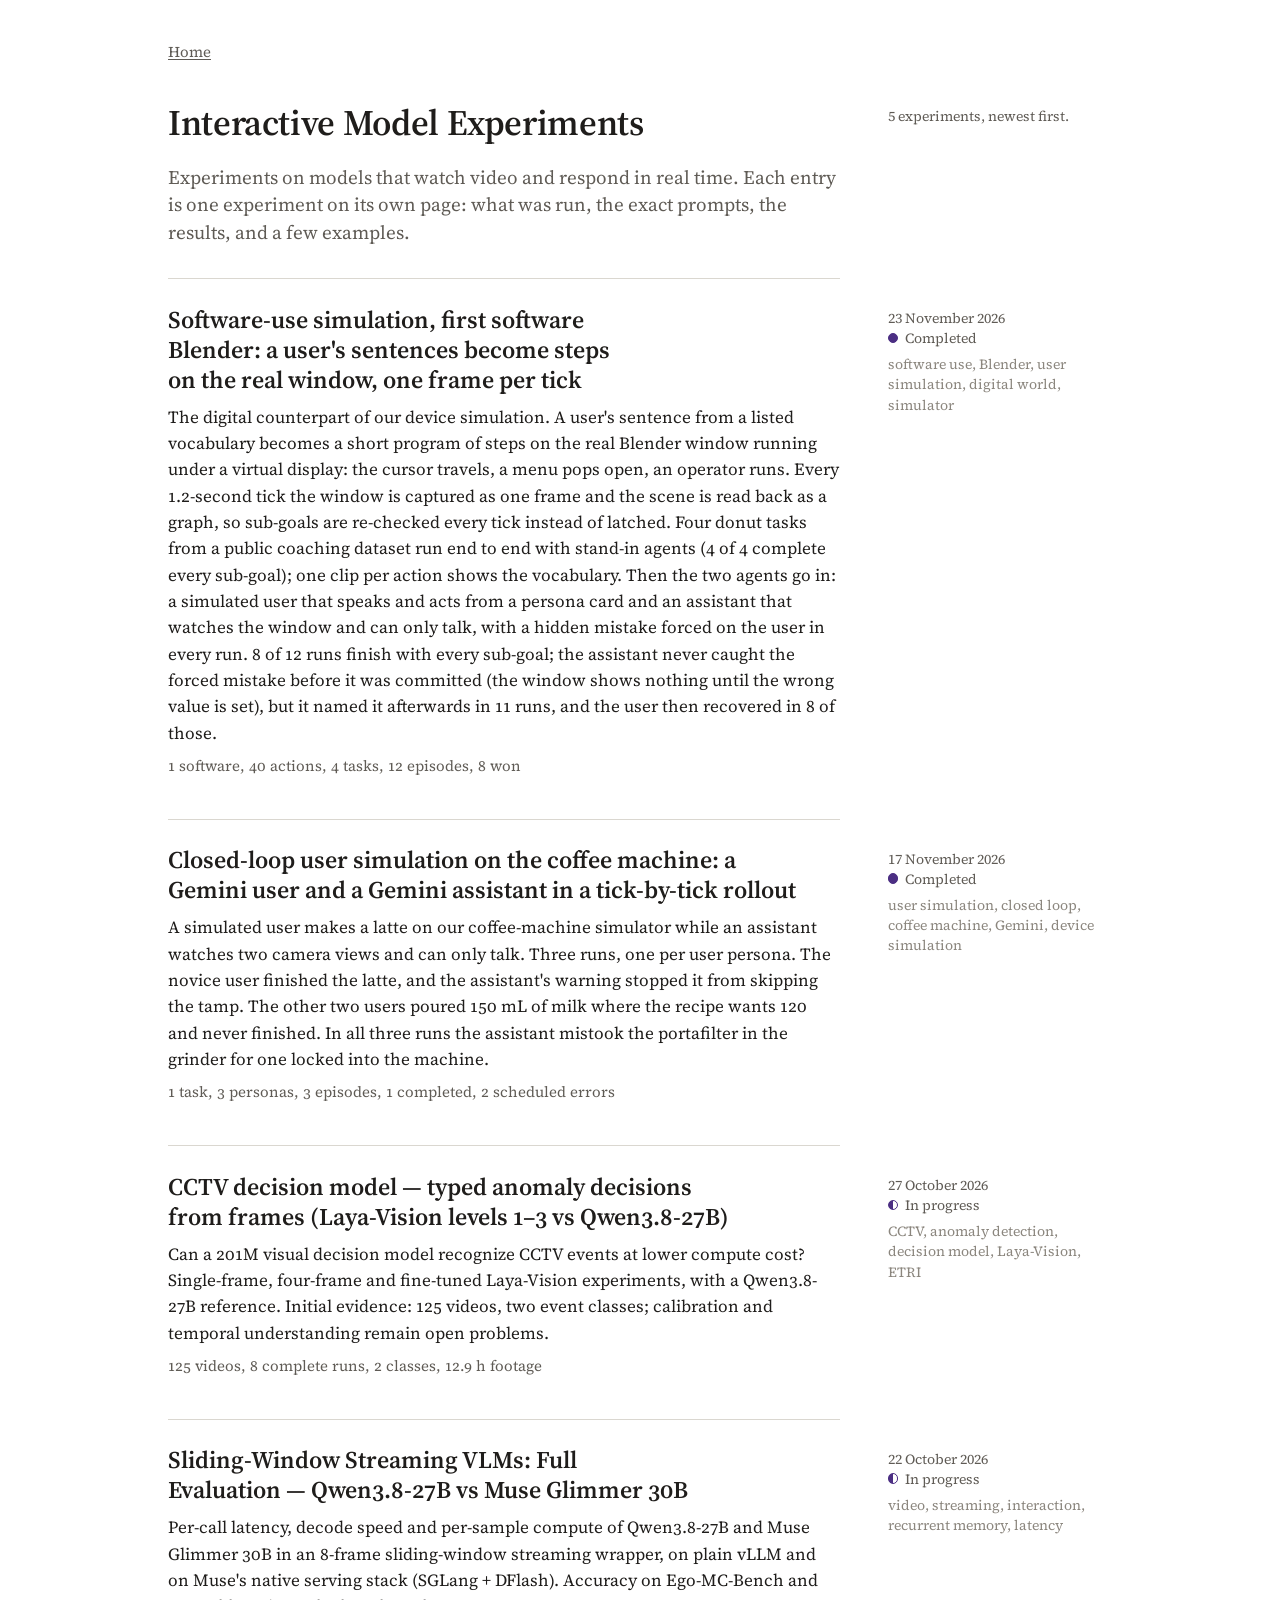
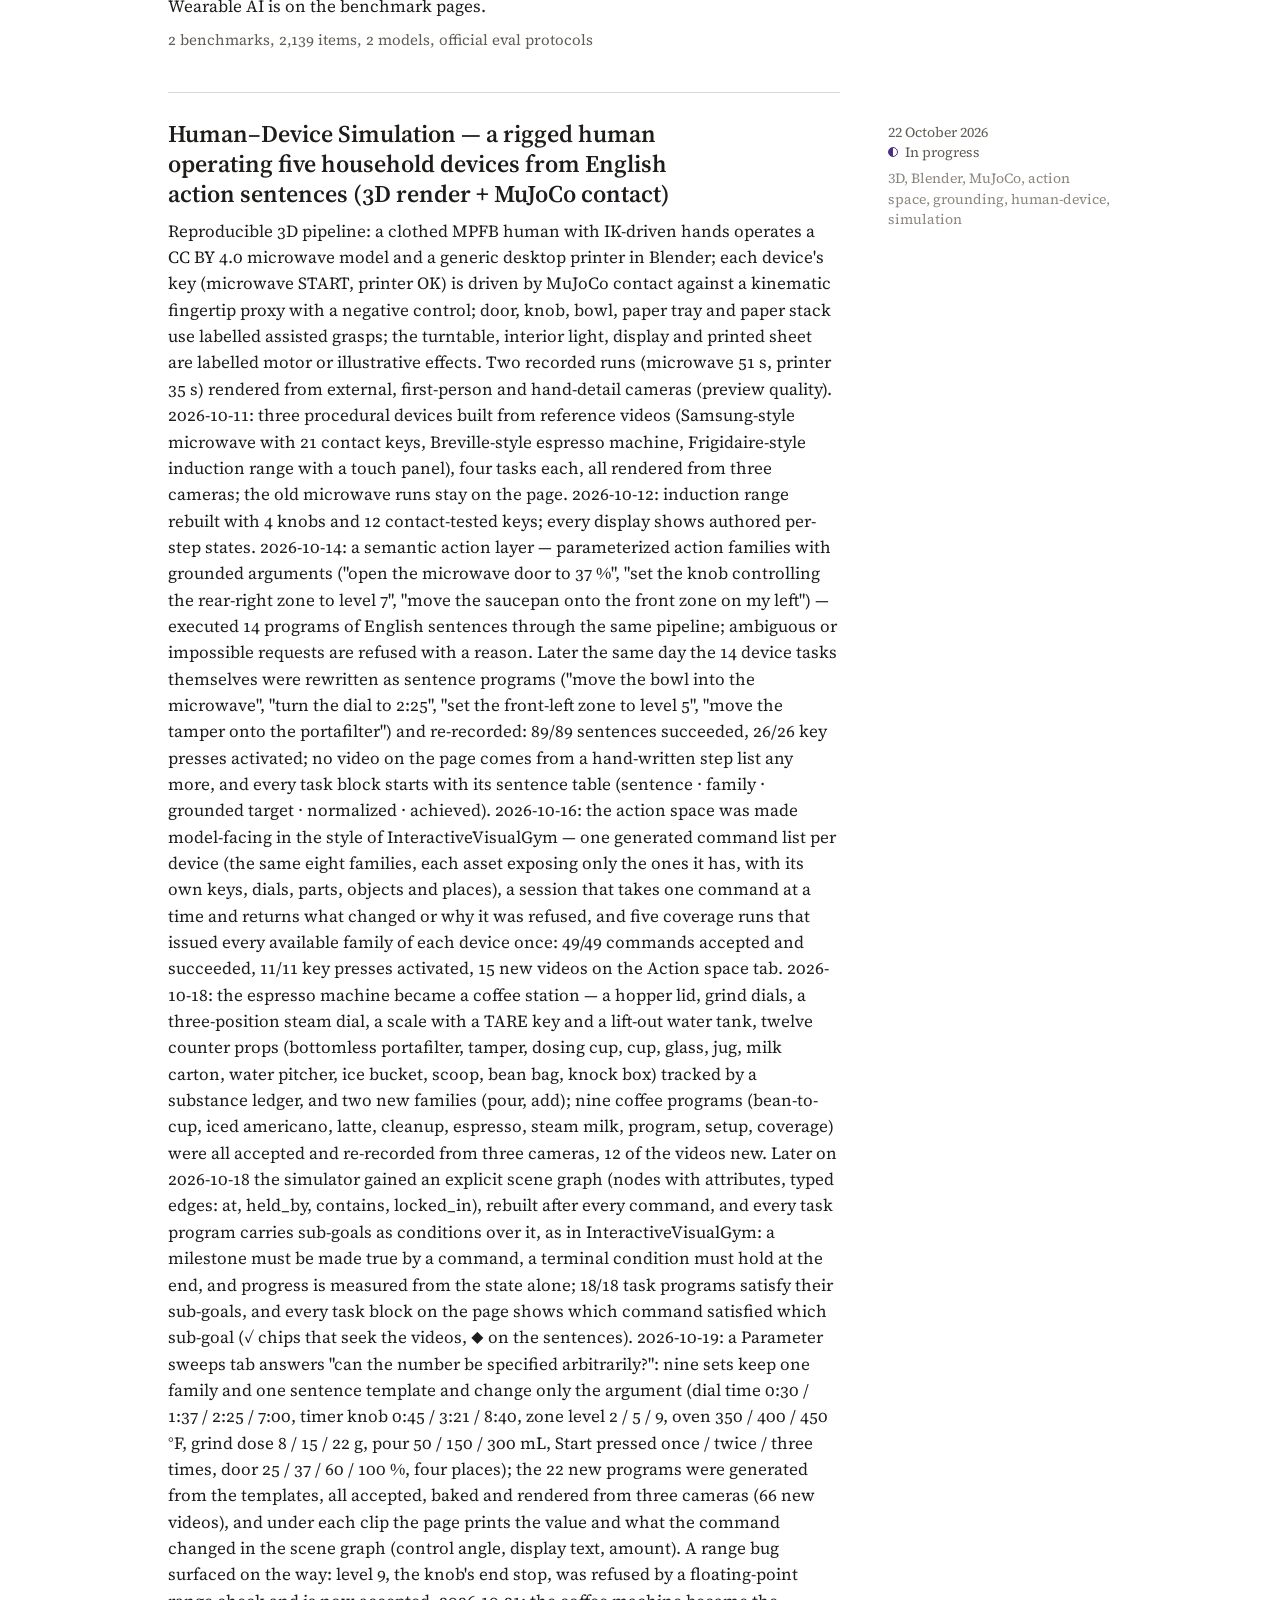
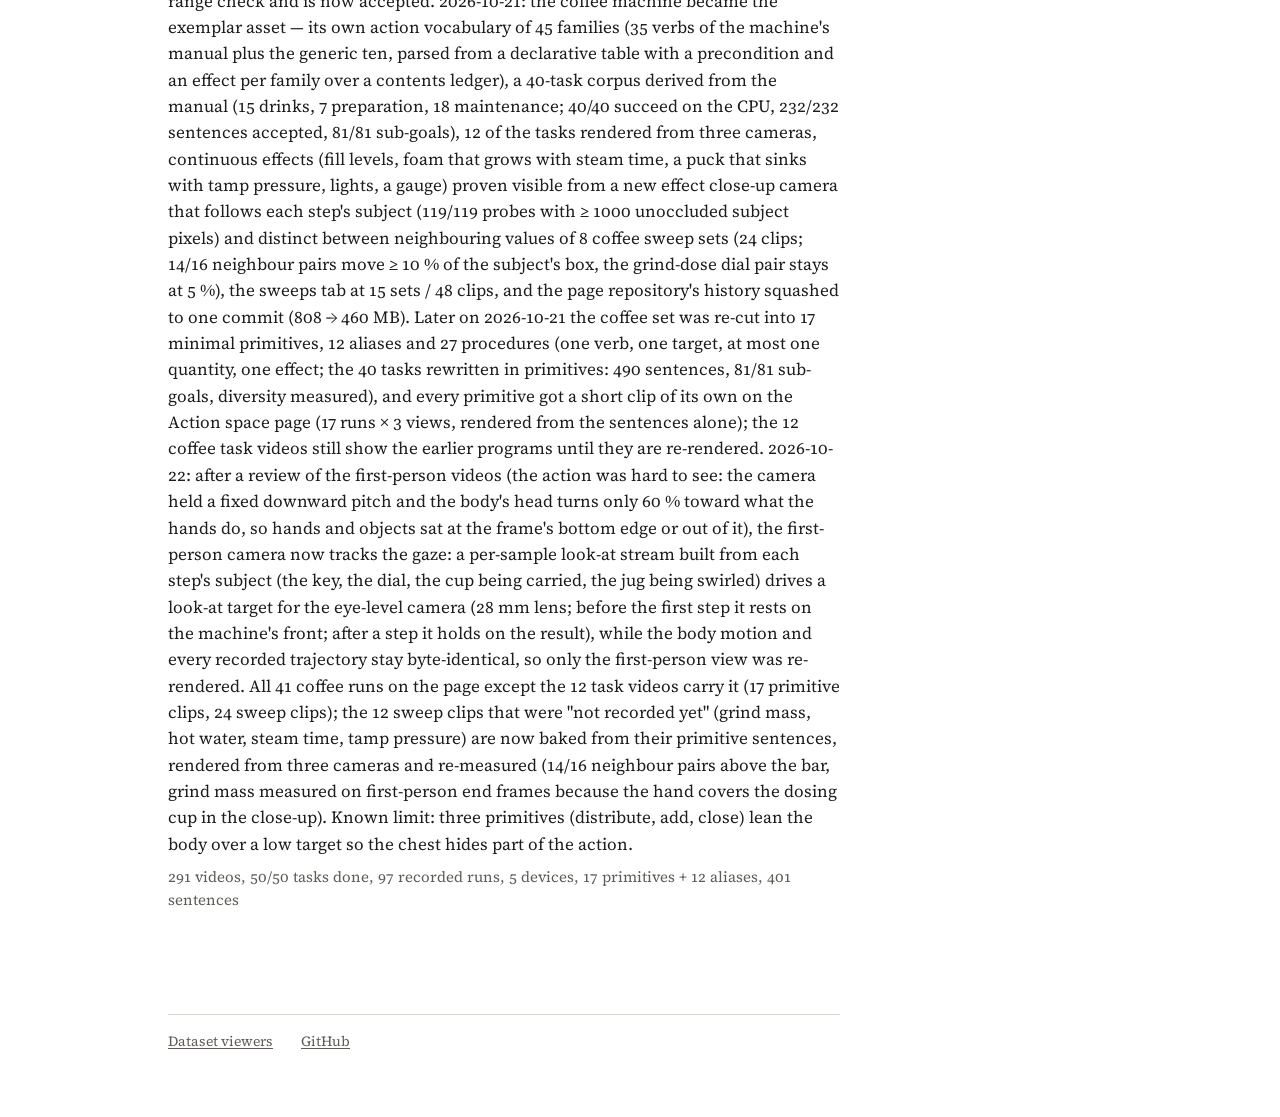
<file: index.html>
<!DOCTYPE html>
<html lang="en">
<head>
<meta charset="UTF-8">
<meta name="viewport" content="width=device-width, initial-scale=1">
<title>Interactive Model Experiments</title>
<meta name="description" content="Experiments on models that watch video and respond in real time: setup, prompts, results and examples for each one.">
<link rel="preconnect" href="https://fonts.googleapis.com">
<link rel="preconnect" href="https://fonts.gstatic.com" crossorigin>
<link href="https://fonts.googleapis.com/css2?family=Source+Serif+4:ital,opsz,wght@0,8..60,400..700;1,8..60,400..700&display=swap" rel="stylesheet">
<link rel="stylesheet" href="style.css">
</head>
<body>
<main class="page index">
  <nav class="crumb"><a href="https://jxb1st.github.io/">Home</a></nav>

  <header class="exp-header">
    <aside class="note" id="experiment-count">Loading the list.</aside>
    <h1>Interactive Model Experiments</h1>
    <p class="lead">Experiments on models that watch video and respond in real time. Each entry is one experiment on its own page: what was run, the exact prompts, the results, and a few examples.</p>
  </header>

  <ol class="entries" id="experiment-grid" aria-live="polite">
    <noscript>
      <li class="error-state">
        <strong>JavaScript is required</strong>
        The list is generated from <code>experiments.json</code> when the page loads.
      </li>
    </noscript>
  </ol>

  <p class="empty-state" id="empty-state" hidden>
    <strong>No experiments yet</strong>
    Add an entry to <code>experiments.json</code>; <code>README.md</code> lists the fields.
  </p>

  <footer class="page-footer">
    <a href="https://jxb1st.github.io/datasets/">Dataset viewers</a>
    <a href="https://github.com/jxb1st">GitHub</a>
  </footer>
</main>
<script src="script.js"></script>
</body>
</html>
</file>
<file: style.css>
/* Interactive Model Experiments: shared stylesheet for the panel index and every experiment page.
   The experiment template carries an identical copy; check_page.py enforces that.
   Design notes live in the publish-panel skill (design.md). One serif family, white paper,
   one accent, and a right-hand margin column for dates, status and qualifications. */

:root {
  --paper: #ffffff;
  --ink: #1f1d1b;
  --ink-2: #5f5b55;
  --ink-3: #8b867e;
  --rule: #dad7d0;
  --field: #f3f2ee;
  --accent: #4b2e83;
  --accent-soft: #ece7f4;
  --fail: #9a3b2e;

  --serif: "Source Serif 4", Georgia, "Times New Roman", serif;
  --mono: ui-monospace, "SF Mono", Menlo, Consolas, "Liberation Mono", monospace;

  --measure: 42rem;   /* main column: about 66 characters at 17 px */
  --margin: 14rem;    /* margin column for notes */
  --gap: 3rem;
}

/* ---------- page ---------- */

html { background: var(--paper); -webkit-text-size-adjust: 100%; }

body {
  margin: 0;
  background: var(--paper);
  color: var(--ink);
  font-family: var(--serif);
  font-size: 1.0625rem;
  line-height: 1.55;
  font-variant-numeric: oldstyle-nums proportional-nums;
  font-optical-sizing: auto;
}

.page {
  box-sizing: content-box;
  max-width: var(--measure);
  margin: 0 auto;
  padding: 2.5rem 1rem 4rem;
}

/* Wide screens: reserve the margin column on the right. */
@media (min-width: 62rem) {
  .page { padding-right: calc(1rem + var(--margin) + var(--gap)); }
}

::selection { background: var(--accent-soft); }

:focus-visible { outline: 2px solid var(--accent); outline-offset: 2px; }

a {
  color: var(--accent);
  text-decoration: underline;
  text-decoration-thickness: 1px;
  text-underline-offset: 0.15em;
}

p { margin: 0 0 1rem; }
ul, ol { margin: 0 0 1rem; padding-left: 1.4rem; }
li { margin: 0.2rem 0; }
strong { font-weight: 600; }
hr { border: 0; border-top: 1px solid var(--rule); margin: 2.5rem 0; }

/* ---------- header ---------- */

.crumb { font-size: 0.9375rem; margin: 0 0 2.5rem; }
.crumb a { color: var(--ink-2); }
.crumb a:hover { color: var(--accent); }

h1 {
  font-size: 2.25rem;
  line-height: 1.12;
  font-weight: 600;
  letter-spacing: -0.01em;
  margin: 0 0 1.25rem;
  text-wrap: balance;
}

/* The finding: the one paragraph a reader must not miss. Identical to the manifest summary. */
.exp-summary {
  font-size: 1.5rem;
  line-height: 1.38;
  color: var(--accent);
  margin: 0 0 2.5rem;
  text-wrap: pretty;
}

/* Plain lead paragraph for the index (not a finding). */
.lead { font-size: 1.1875rem; line-height: 1.45; color: var(--ink-2); margin: 0 0 1rem; }

/* ---------- margin notes ---------- */

/* A note qualifies the element it follows in the source: a denominator, "metric adapted",
   the date and status of the experiment. On wide screens it floats into the margin column. */
.note {
  font-size: 0.875rem;
  line-height: 1.45;
  color: var(--ink-2);
  font-variant-numeric: tabular-nums;
}
.note p { margin: 0 0 0.4rem; }
.note > span, .note > time { display: block; }

@media (min-width: 62rem) {
  .note {
    float: right;
    clear: right;
    width: var(--margin);
    margin: 0.2rem calc(-1 * (var(--margin) + var(--gap))) 1rem 0;
  }
}
@media (max-width: 61.99rem) {
  .note {
    margin: 0.5rem 0 1.25rem;
    padding-left: 0.75rem;
    border-left: 2px solid var(--rule);
  }
  /* Phones: title first, then the status block, then the finding. */
  .exp-header { display: flex; flex-direction: column; }
  .exp-header h1 { order: 0; margin-bottom: 0.9rem; }
  .exp-header .note { order: 1; margin: 0 0 1.25rem; }
  .exp-header .exp-summary { order: 2; }
}

/* ---------- status ---------- */

.status { white-space: nowrap; }
.status::before {
  content: "";
  display: inline-block;
  width: 0.6em;
  height: 0.6em;
  border-radius: 50%;
  border: 1.5px solid var(--accent);
  background: var(--accent);
  margin-right: 0.45em;
  vertical-align: 0.02em;
}
.status.in-progress::before { background: linear-gradient(90deg, var(--accent) 50%, transparent 50%); }
.status.planned::before { background: transparent; border-color: var(--ink-3); }
.status.failed { color: var(--fail); }
.status.failed::before {
  content: "\00d7";
  width: auto;
  height: auto;
  border: 0;
  background: none;
  border-radius: 0;
  font-weight: 600;
  line-height: 1;
}

/* ---------- sections ---------- */

.exp-section { margin: 0 0 1rem; }
.exp-section::after { content: ""; display: block; clear: both; }

h2 {
  font-size: 1.3125rem;
  line-height: 1.25;
  font-weight: 600;
  margin: 2.75rem 0 0.9rem;
  clear: both;
}
h3 {
  font-size: 1.0625rem;
  line-height: 1.35;
  font-weight: 600;
  margin: 1.75rem 0 0.5rem;
}

/* Elements that may use the margin column too (figures, wide tables). */
@media (min-width: 62rem) {
  .wide { width: calc(100% + var(--margin) + var(--gap)); clear: both; }
}

/* ---------- facts (setup) ---------- */

dl.facts {
  display: grid;
  grid-template-columns: 9rem minmax(0, 1fr);
  column-gap: 1.25rem;
  row-gap: 0.35rem;
  margin: 0 0 1.25rem;
}
dl.facts dt { color: var(--ink-2); }
dl.facts dd { margin: 0; }
@media (max-width: 40rem) {
  dl.facts { grid-template-columns: 1fr; row-gap: 0; }
  dl.facts dt { margin-top: 0.5rem; font-size: 0.9375rem; }
}

/* ---------- prompts and code ---------- */

pre, code, kbd, samp { font-family: var(--mono); }

pre {
  margin: 0;
  font-size: 0.8125rem;
  line-height: 1.5;
  white-space: pre-wrap;
  overflow-wrap: anywhere;
  font-variant-numeric: normal;
}

code { font-size: 0.875em; background: var(--field); padding: 0.05em 0.3em; border-radius: 2px; }
pre code { background: none; padding: 0; font-size: inherit; }

.prompt, pre.code {
  background: var(--field);
  border-radius: 3px;
  padding: 0.7rem 0.95rem;
  margin: 0 0 0.75rem;
}
pre.code { padding: 0.8rem 0.95rem; margin-bottom: 1.25rem; }

.prompt > summary, .prompt-head {
  font-size: 0.9375rem;
  font-weight: 600;
  cursor: pointer;
  list-style: none;
}
.prompt > summary::-webkit-details-marker { display: none; }
.prompt > summary::before { content: "\25B8"; display: inline-block; width: 1em; color: var(--ink-3); }
.prompt[open] > summary::before { content: "\25BE"; }
.prompt-head { cursor: default; margin-bottom: 0.5rem; }
.prompt-note { font-weight: 400; color: var(--ink-2); }
.prompt > summary + pre, .prompt > summary + .prompt-body { margin-top: 0.6rem; }
.prompt.response { background: var(--accent-soft); }

details.expand { margin: 0 0 1rem; }
details.expand > summary { cursor: pointer; font-weight: 600; font-size: 0.9375rem; list-style: none; }
details.expand > summary::-webkit-details-marker { display: none; }
details.expand > summary::before { content: "\25B8"; display: inline-block; width: 1em; color: var(--ink-3); }
details.expand[open] > summary::before { content: "\25BE"; }
details.expand > summary .n { font-weight: 400; color: var(--ink-2); }
details.expand > .expand-body, details.expand > summary + * { margin-top: 0.6rem; }
details.expand .prompt:last-child { margin-bottom: 0.25rem; }

/* Collapsed pipeline figure (Construction and Pipeline sections): the summary is the figure's caption,
   "Figure N. What it shows"; the drawing, its margin note and its description open on click. */
details.figure { border-top: 1px solid var(--rule); padding: 0.6rem 0; margin: 0; }
details.figure:last-of-type { border-bottom: 1px solid var(--rule); margin-bottom: 1.25rem; }
details.figure > summary { cursor: pointer; list-style: none; font-size: 0.9375rem; font-weight: 600; }
details.figure > summary::-webkit-details-marker { display: none; }
details.figure > summary::before { content: "\25B8"; display: inline-block; width: 1em; color: var(--ink-3); }
details.figure[open] > summary::before { content: "\25BE"; }
details.figure > summary .n { font-weight: 400; color: var(--ink-2); }
details.figure > figure.fig { margin: 0.9rem 0 1rem; }
details.figure > p { max-width: var(--measure); }
details.figure > p:last-child { margin-bottom: 0.4rem; }

/* ---------- tables ---------- */

.table-wrap { overflow-x: auto; margin: 0 0 1.25rem; }

table.results {
  width: 100%;
  border-collapse: collapse;
  font-size: 0.9375rem;
  line-height: 1.4;
  font-variant-numeric: lining-nums tabular-nums;
}
table.results caption {
  text-align: left;
  font-weight: 600;
  padding: 0 0 0.5rem;
}
table.results th, table.results td {
  padding: 0.4rem 0.9rem 0.4rem 0;
  text-align: left;
  vertical-align: top;
}
table.results th:last-child, table.results td:last-child { padding-right: 0; }
table.results thead th { font-weight: 600; border-bottom: 1px solid var(--ink); }
table.results tbody td { border-bottom: 1px solid var(--rule); }
table.results tbody tr:last-child td { border-bottom: 1px solid var(--ink); }
table.results .num { text-align: right; }
table.results .best { font-weight: 600; }
table.results .sub td { color: var(--ink-2); }

/* ---------- figures and media ---------- */

.fig svg { display: block; width: 100%; height: auto; }   /* inlined pipeline figures */

figure.fig { margin: 0.5rem 0 1.75rem; }
figure.fig img, figure.fig video {
  display: block;
  width: 100%;
  height: auto;
  background: var(--field);
}
figure.fig figcaption {
  font-size: 0.875rem;
  line-height: 1.45;
  color: var(--ink-2);
  margin-top: 0.55rem;
}
figure.fig figcaption strong { color: var(--ink); }
figure.wide figcaption { max-width: var(--measure); }

.media-grid {
  display: grid;
  grid-template-columns: repeat(auto-fit, minmax(15rem, 1fr));
  gap: 1.25rem;
  margin: 0.5rem 0 1.75rem;
}
.media-grid figure.fig { margin: 0; }

/* ---------- side-by-side comparison ---------- */

.compare { margin: 0.5rem 0 2rem; border-top: 1px solid var(--ink); padding-top: 0.75rem; }
.compare-head { font-weight: 600; margin-bottom: 0.75rem; }
.compare-input { margin-bottom: 1rem; }
.compare-input video, .compare-input img { display: block; width: 100%; height: auto; background: var(--field); }
.compare-grid {
  display: grid;
  grid-template-columns: repeat(auto-fit, minmax(13rem, 1fr));
  gap: 1rem 1.5rem;
}
.compare .label {
  display: block;
  font-size: 0.875rem;
  color: var(--ink-2);
  margin-bottom: 0.3rem;
}
.compare-cell.reference { border-left: 2px solid var(--rule); padding-left: 0.75rem; }
.compare-obs { margin-top: 1rem; font-size: 0.9375rem; }
.verdict.ok { color: var(--accent); }
.verdict.bad { color: var(--fail); }

/* ---------- cases ---------- */

ul.cases { list-style: none; padding: 0; margin: 0.5rem 0 1.5rem; }
.case { padding-left: 0.9rem; border-left: 2px solid var(--accent); margin: 0 0 1.25rem; }
.case.failure { border-left-color: var(--fail); }
.case-title { font-weight: 600; margin-bottom: 0.25rem; }
.case p { margin-bottom: 0.5rem; }
.case .output {
  font-family: var(--mono);
  font-size: 0.8125rem;
  line-height: 1.5;
  white-space: pre-wrap;
  overflow-wrap: anywhere;
  background: var(--field);
  border-radius: 3px;
  padding: 0.6rem 0.8rem;
}

/* ---------- index entries (panel) ---------- */

ol.entries { list-style: none; padding: 0; margin: 2rem 0 0; }
.entry { padding: 1.6rem 0 1.9rem; border-top: 1px solid var(--rule); }
.entry::after { content: ""; display: block; clear: both; }
.entry h2 { font-size: 1.5rem; margin: 0 0 0.55rem; text-wrap: balance; clear: none; }
.entry h2 a { color: var(--ink); text-decoration: none; }
.entry h2 a:hover { color: var(--accent); text-decoration: underline; }
.entry p { margin: 0 0 0.5rem; }
.entry-stats { font-size: 0.9375rem; color: var(--ink-2); }
.entry .note .tags { color: var(--ink-3); margin-top: 0.35rem; }

.empty-state, .error-state {
  margin: 2rem 0;
  padding-top: 1rem;
  border-top: 1px solid var(--rule);
  color: var(--ink-2);
}
.error-state strong, .empty-state strong { display: block; color: var(--ink); margin-bottom: 0.25rem; }

/* ---------- footer ---------- */

.page-footer {
  clear: both;
  margin-top: 4rem;
  padding-top: 1rem;
  border-top: 1px solid var(--rule);
  font-size: 0.875rem;
  color: var(--ink-2);
  display: flex;
  flex-wrap: wrap;
  gap: 0.5rem 1.75rem;
}
.page-footer a { color: var(--ink-2); }
.page-footer a:hover { color: var(--accent); }

/* ---------- small screens ---------- */

@media (max-width: 40rem) {
  body { font-size: 1rem; }
  .page { padding: 1.5rem 1rem 3rem; }
  h1 { font-size: 1.75rem; }
  .exp-summary { font-size: 1.25rem; margin-bottom: 1.75rem; }
  .lead { font-size: 1.0625rem; }
  h2 { font-size: 1.1875rem; margin-top: 2.25rem; }
  .entry h2 { font-size: 1.25rem; }
}

@media print {
  .crumb, .page-footer { display: none; }
  .page { padding: 0; max-width: none; }
  a { color: inherit; text-decoration: none; }
}
</file>
